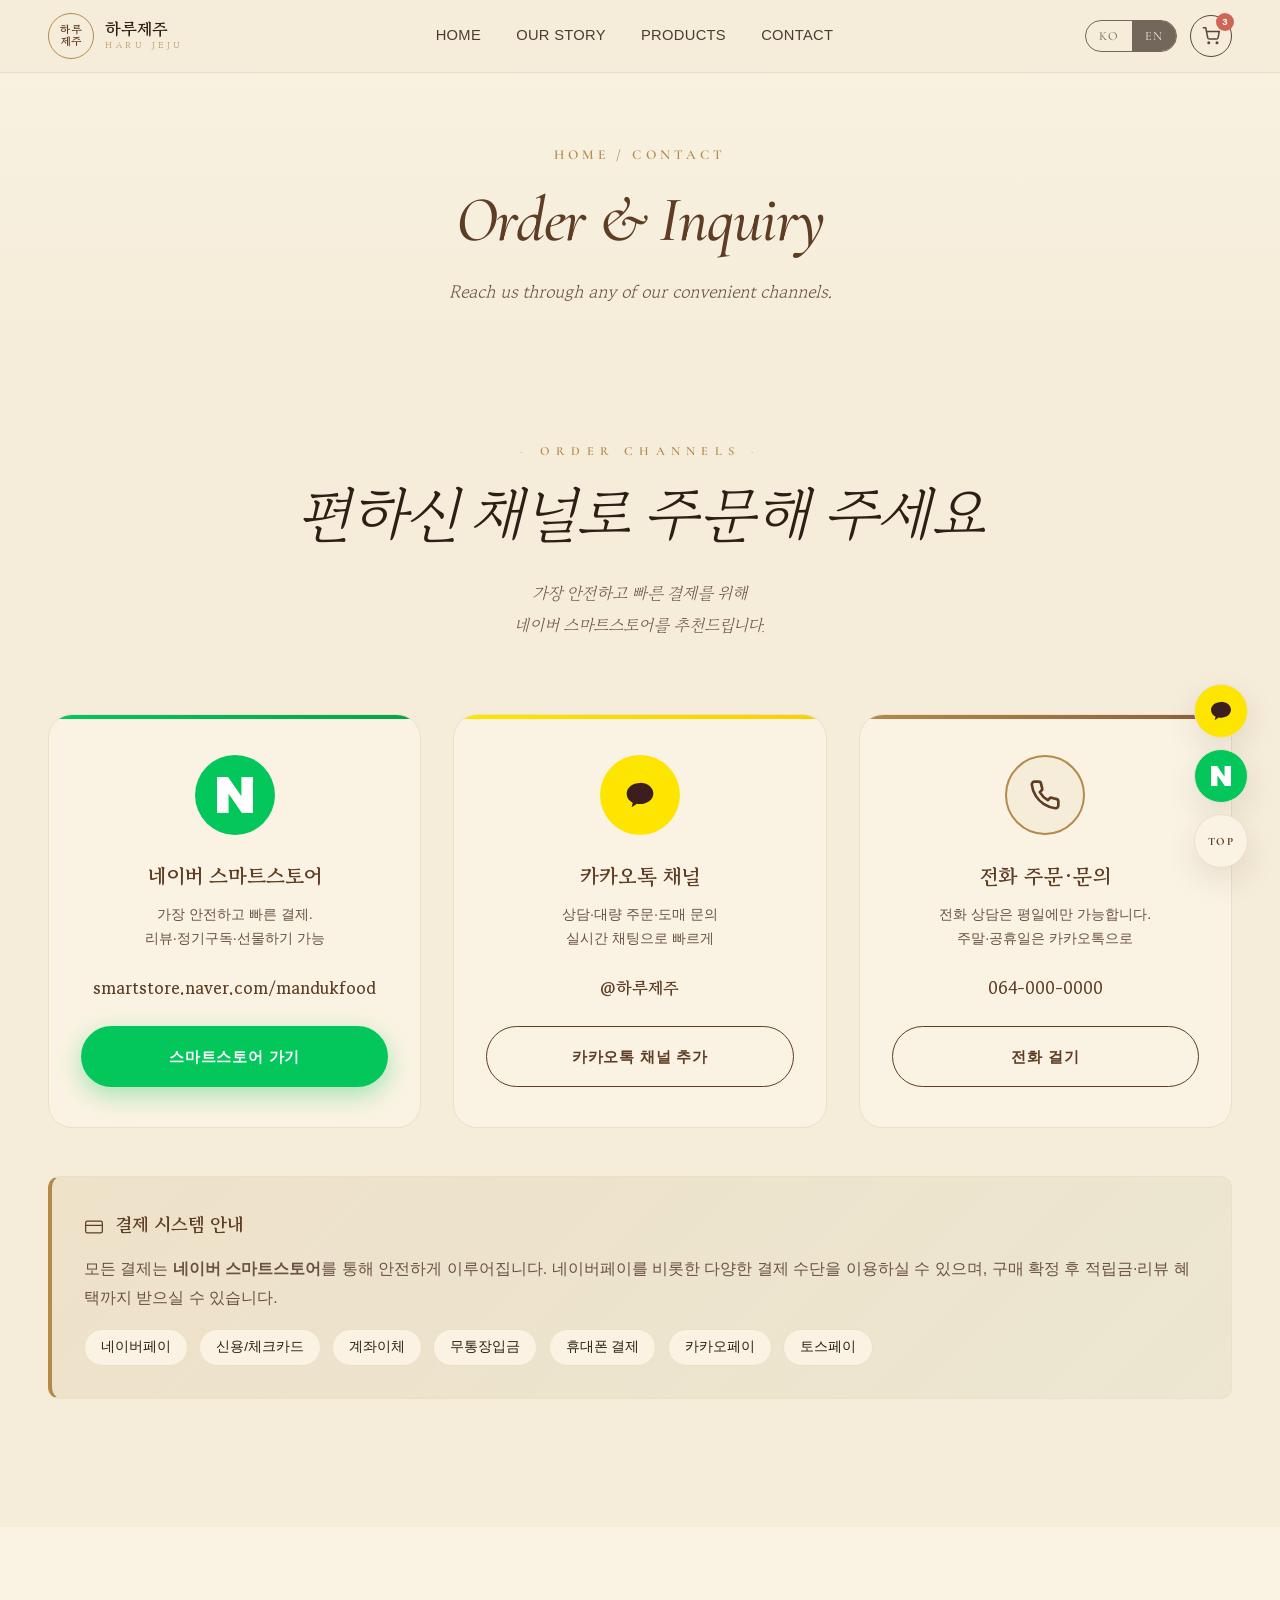
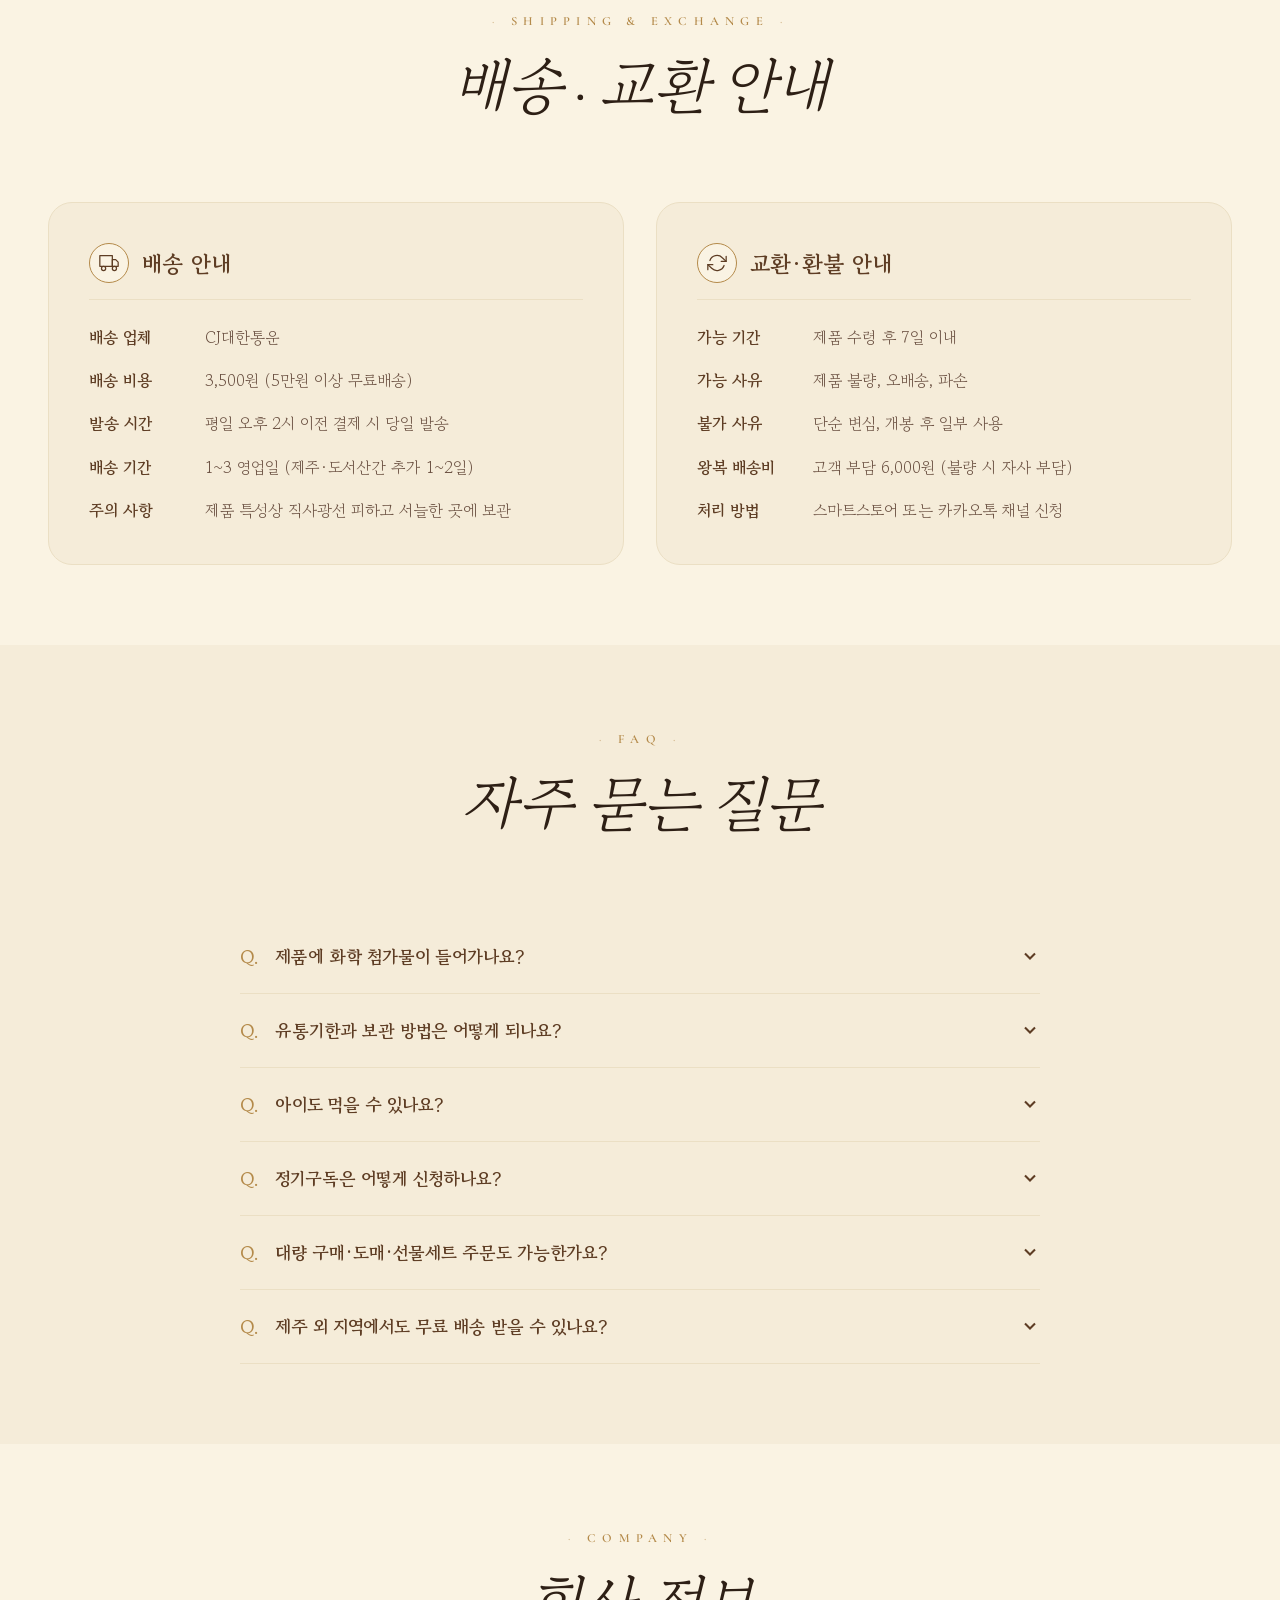
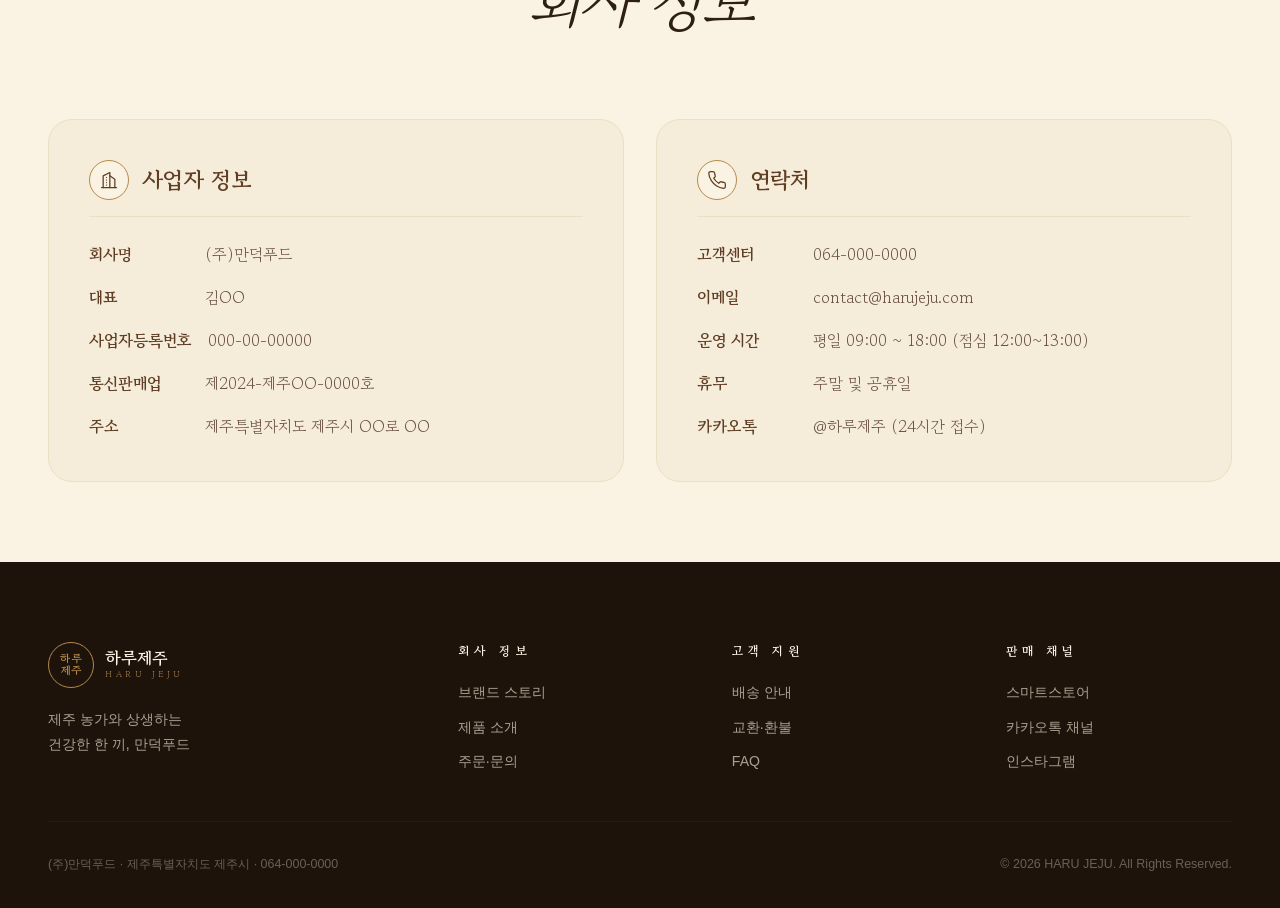
<file: pages/order.html>
<!DOCTYPE html>
<html lang="ko">
<head>
<meta charset="UTF-8">
<meta name="viewport" content="width=device-width, initial-scale=1.0">
<title>주문·문의 | 하루제주 HARU JEJU</title>
<meta name="description" content="하루제주 주문 방법, 배송 안내, 교환·환불 정책, 고객 문의 안내">
<link rel="stylesheet" href="../css/style.css">
<link rel="icon" type="image/svg+xml" href="data:image/svg+xml,%3Csvg xmlns='http://www.w3.org/2000/svg' viewBox='0 0 100 100'%3E%3Ccircle cx='50' cy='50' r='45' fill='%23f5ecd9' stroke='%23b48a4a' stroke-width='3'/%3E%3Ctext x='50' y='62' text-anchor='middle' font-size='40' font-family='serif' fill='%235e3d24' font-weight='bold'%3E하%3C/text%3E%3C/svg%3E">
<style>
  .page-hero {
    padding: 9rem 0 3rem;
    text-align: center;
    background: linear-gradient(180deg, var(--color-paper-light), var(--color-paper));
  }
  .page-hero h1 {
    font-family: var(--font-hand);
    font-size: clamp(2.8rem, 5vw, 4.2rem);
    color: var(--color-brown-dark);
    line-height: 1.2;
    margin-bottom: 1rem;
  }
  .page-hero .breadcrumb {
    color: var(--color-gold);
    font-size: 0.85rem;
    letter-spacing: 0.3em;
    text-transform: uppercase;
    margin-bottom: 1rem;
  }

  /* 주문 채널 카드 */
  .channels-section {
    padding: 5rem 0;
  }
  .channels-grid {
    display: grid;
    grid-template-columns: repeat(3, 1fr);
    gap: 2rem;
  }
  .channel-card {
    background: var(--color-paper-light);
    padding: 2.5rem 2rem;
    border-radius: var(--radius-lg);
    text-align: center;
    border: 1px solid var(--color-paper-dark);
    transition: all var(--transition);
    position: relative;
    overflow: hidden;
  }
  .channel-card::before {
    content: '';
    position: absolute;
    top: 0; left: 0; right: 0;
    height: 4px;
    background: var(--gradient, var(--color-gold));
  }
  .channel-card:hover {
    transform: translateY(-6px);
    box-shadow: var(--shadow-lg);
  }
  .channel-card.naver { --gradient: linear-gradient(to right, #03c75a, #04a548); }
  .channel-card.kakao { --gradient: linear-gradient(to right, #fee500, #f9d000); }
  .channel-card.phone { --gradient: linear-gradient(to right, #b48a4a, #8b5e3c); }

  .channel-icon {
    width: 80px; height: 80px;
    border-radius: 50%;
    display: grid; place-items: center;
    margin: 0 auto 1.5rem;
    font-size: 2rem;
  }
  .channel-card.naver .channel-icon { background: #03c75a; color: white; }
  .channel-card.kakao .channel-icon { background: #fee500; color: #3c1e1e; }
  .channel-card.phone .channel-icon { background: var(--color-paper); color: var(--color-brown-dark); border: 2px solid var(--color-gold); }

  .channel-card h3 {
    font-family: var(--font-serif);
    font-size: 1.3rem;
    color: var(--color-brown-dark);
    margin-bottom: 0.5rem;
    font-weight: 700;
  }
  .channel-card .desc {
    color: var(--color-ink-light);
    font-size: 0.9rem;
    line-height: 1.7;
    margin-bottom: 1.5rem;
    min-height: 3.4em;
  }
  .channel-card .info {
    font-family: var(--font-serif);
    color: var(--color-brown-dark);
    font-size: 1.05rem;
    font-weight: 600;
    margin-bottom: 1.5rem;
  }

  .info-section {
    padding: 5rem 0;
    background: var(--color-paper-light);
  }

  .info-grid {
    display: grid;
    grid-template-columns: repeat(2, 1fr);
    gap: 2rem;
  }

  .info-card {
    background: var(--color-paper);
    border-radius: var(--radius-lg);
    padding: 2.5rem;
    border: 1px solid var(--color-paper-dark);
  }

  .info-card h3 {
    font-family: var(--font-serif);
    font-size: 1.4rem;
    color: var(--color-brown-dark);
    margin-bottom: 1.5rem;
    padding-bottom: 1rem;
    border-bottom: 1px solid var(--color-paper-dark);
    display: flex;
    align-items: center;
    gap: 0.8rem;
  }
  .info-card h3 .ico {
    width: 40px; height: 40px;
    border-radius: 50%;
    background: var(--color-paper-light);
    display: grid; place-items: center;
    border: 1.5px solid var(--color-gold);
    font-size: 1.1rem;
  }

  .info-card ul {
    list-style: none;
    display: flex;
    flex-direction: column;
    gap: 1rem;
  }
  .info-card li {
    display: flex;
    align-items: flex-start;
    gap: 1rem;
    font-family: var(--font-serif);
    line-height: 1.7;
  }
  .info-card li strong {
    color: var(--color-brown-dark);
    flex-shrink: 0;
    min-width: 100px;
    font-weight: 700;
  }
  .info-card li span {
    color: var(--color-ink-light);
  }

  /* FAQ */
  .faq-section { padding: 5rem 0; }
  .faq-list {
    max-width: 800px;
    margin: 0 auto;
  }
  .faq-item {
    border-bottom: 1px solid var(--color-paper-dark);
  }
  .faq-question {
    padding: 1.5rem 0;
    display: flex;
    align-items: center;
    justify-content: space-between;
    cursor: pointer;
    font-family: var(--font-serif);
    font-size: 1.1rem;
    color: var(--color-brown-dark);
    font-weight: 700;
    width: 100%;
    text-align: left;
    transition: color var(--transition);
  }
  .faq-question:hover { color: var(--color-accent); }
  .faq-question .q-mark {
    color: var(--color-gold);
    margin-right: 1rem;
    font-family: var(--font-serif);
    font-weight: 800;
  }
  .faq-question .arrow {
    transition: transform 0.3s;
    flex-shrink: 0;
    margin-left: 1rem;
  }
  .faq-item.open .faq-question .arrow { transform: rotate(180deg); }

  .faq-answer {
    max-height: 0;
    overflow: hidden;
    transition: max-height 0.4s ease;
  }
  .faq-answer-inner {
    padding: 0 0 1.5rem 2.5rem;
    color: var(--color-ink-light);
    line-height: 1.9;
    font-family: var(--font-serif);
  }
  .faq-item.open .faq-answer { max-height: 300px; }

  /* 결제 안내 박스 */
  .payment-notice {
    background: linear-gradient(135deg, rgba(180, 138, 74, 0.1), rgba(107, 142, 78, 0.06));
    border: 1px solid var(--color-paper-dark);
    border-left: 4px solid var(--color-gold);
    padding: 2rem;
    border-radius: var(--radius-md);
    margin: 3rem 0;
  }
  .payment-notice h4 {
    font-family: var(--font-serif);
    color: var(--color-brown-dark);
    font-size: 1.15rem;
    margin-bottom: 1rem;
  }
  .payment-methods {
    display: flex;
    flex-wrap: wrap;
    gap: 0.7rem;
    margin-top: 1rem;
  }
  .pay-tag {
    padding: 0.4rem 1rem;
    background: var(--color-paper-light);
    border: 1px solid var(--color-paper-dark);
    border-radius: var(--radius-pill);
    font-size: 0.85rem;
    color: var(--color-ink);
  }

  @media (max-width: 768px) {
    .channels-grid,
    .info-grid {
      grid-template-columns: 1fr;
    }
  }
</style>
</head>
<body>

<!-- ===== Header ===== -->
<header class="site-header">
  <div class="container header-inner">
    <a href="../index.html" class="brand-logo">
      <span class="logo-mark">하루<br>제주</span>
      <span class="logo-text">
        <span class="ko">하루제주</span>
        <span class="en">HARU JEJU</span>
      </span>
    </a>
    <nav>
      <ul class="main-nav">
        <li><a href="../index.html" data-i18n="nav.home">홈</a></li>
        <li><a href="about.html" data-i18n="nav.about">브랜드 스토리</a></li>
        <li><a href="products.html" data-i18n="nav.products">제품</a></li>
        <li><a href="order.html" data-i18n="nav.order">주문·문의</a></li>
      </ul>
    </nav>
    <div class="header-actions">
      <div class="lang-switch" role="group" aria-label="Language switcher">
        <button class="lang-btn active" data-lang="ko">KO</button>
        <button class="lang-btn" data-lang="en">EN</button>
      </div>
      <a href="https://smartstore.naver.com/mandukfood" target="_blank" rel="noopener" class="btn-cart" aria-label="Cart">
        <svg width="18" height="18" viewBox="0 0 24 24" fill="none" stroke="currentColor" stroke-width="2"><circle cx="9" cy="21" r="1"/><circle cx="20" cy="21" r="1"/><path d="M1 1h4l2.68 13.39a2 2 0 0 0 2 1.61h9.72a2 2 0 0 0 2-1.61L23 6H6"/></svg>
        <span class="cart-count">3</span>
      </a>
    </div>
  </div>
</header>

<!-- ===== Page Hero ===== -->
<section class="page-hero">
  <div class="container">
    <div class="breadcrumb fade-in" data-i18n="orderpage.breadcrumb">HOME / ORDER & INQUIRY</div>
    <h1 class="fade-in delay-1" data-i18n="orderpage.title">주문 · 문의</h1>
    <p class="fade-in delay-2" data-i18n="orderpage.subtitle" style="font-family: var(--font-serif-ko); color:var(--ink-light); font-size:1.1rem;">
      하루제주는 여러 채널을 통해 주문과 문의를 받고 있습니다.
    </p>
  </div>
</section>

<!-- ===== 주문 채널 ===== -->
<section class="channels-section">
  <div class="container">
    <div class="section-head reveal">
      <span class="label">ORDER CHANNELS</span>
      <h2>편하신 채널로 주문해 주세요</h2>
      <p>가장 안전하고 빠른 결제를 위해<br>네이버 스마트스토어를 추천드립니다.</p>
    </div>

    <div class="channels-grid">

      <div class="channel-card naver reveal">
        <div class="channel-icon">
          <svg width="36" height="36" viewBox="0 0 24 24" fill="currentColor"><path d="M16.273 12.845L7.376 0H0v24h7.726V11.156L16.624 24H24V0h-7.727v12.845z"/></svg>
        </div>
        <h3>네이버 스마트스토어</h3>
        <p class="desc">
          가장 안전하고 빠른 결제.<br>
          리뷰·정기구독·선물하기 가능
        </p>
        <div class="info">smartstore.naver.com/mandukfood</div>
        <a href="https://smartstore.naver.com/mandukfood" target="_blank" rel="noopener" class="btn btn-naver" style="font-size:0.95rem; width:100%; justify-content:center;">
          스마트스토어 가기
        </a>
      </div>

      <div class="channel-card kakao reveal">
        <div class="channel-icon">
          <svg width="32" height="32" viewBox="0 0 24 24" fill="currentColor"><path d="M12 3C6.48 3 2 6.58 2 11c0 2.83 1.83 5.31 4.6 6.74-.13.46-.81 2.84-.85 3.06 0 0-.02.14.07.19s.2.01.2.01c.27-.04 3.13-2.04 3.62-2.39.78.12 1.59.2 2.36.2 5.52 0 10-3.58 10-8s-4.48-8-10-8z"/></svg>
        </div>
        <h3>카카오톡 채널</h3>
        <p class="desc">
          상담·대량 주문·도매 문의<br>
          실시간 채팅으로 빠르게
        </p>
        <div class="info">@하루제주</div>
        <a href="https://pf.kakao.com/" target="_blank" rel="noopener" class="btn btn-secondary" style="font-size:0.95rem; width:100%; justify-content:center;">
          카카오톡 채널 추가
        </a>
      </div>

      <div class="channel-card phone reveal">
        <div class="channel-icon">
          <svg width="32" height="32" viewBox="0 0 24 24" fill="none" stroke="currentColor" stroke-width="2" stroke-linecap="round" stroke-linejoin="round"><path d="M22 16.92v3a2 2 0 0 1-2.18 2 19.79 19.79 0 0 1-8.63-3.07 19.5 19.5 0 0 1-6-6 19.79 19.79 0 0 1-3.07-8.67A2 2 0 0 1 4.11 2h3a2 2 0 0 1 2 1.72 12.84 12.84 0 0 0 .7 2.81 2 2 0 0 1-.45 2.11L8.09 9.91a16 16 0 0 0 6 6l1.27-1.27a2 2 0 0 1 2.11-.45 12.84 12.84 0 0 0 2.81.7A2 2 0 0 1 22 16.92z"/></svg>
        </div>
        <h3>전화 주문·문의</h3>
        <p class="desc">
          전화 상담은 평일에만 가능합니다.<br>
          주말·공휴일은 카카오톡으로
        </p>
        <div class="info">064-000-0000</div>
        <a href="tel:064-000-0000" class="btn btn-secondary" style="font-size:0.95rem; width:100%; justify-content:center;">
          전화 걸기
        </a>
      </div>

    </div>

    <!-- 결제 안내 -->
    <div class="payment-notice reveal">
      <h4><svg width="20" height="20" viewBox="0 0 24 24" fill="none" stroke="currentColor" stroke-width="1.5" stroke-linecap="round" stroke-linejoin="round" style="vertical-align:middle; margin-right:0.4rem;"><rect x="2" y="5" width="20" height="14" rx="2" ry="2"/><line x1="2" y1="10" x2="22" y2="10"/></svg> 결제 시스템 안내</h4>
      <p style="color:var(--color-ink-light); margin-bottom:0.7rem; line-height:1.8;">
        모든 결제는 <strong>네이버 스마트스토어</strong>를 통해 안전하게 이루어집니다.
        네이버페이를 비롯한 다양한 결제 수단을 이용하실 수 있으며,
        구매 확정 후 적립금·리뷰 혜택까지 받으실 수 있습니다.
      </p>
      <div class="payment-methods">
        <span class="pay-tag">네이버페이</span>
        <span class="pay-tag">신용/체크카드</span>
        <span class="pay-tag">계좌이체</span>
        <span class="pay-tag">무통장입금</span>
        <span class="pay-tag">휴대폰 결제</span>
        <span class="pay-tag">카카오페이</span>
        <span class="pay-tag">토스페이</span>
      </div>
    </div>
  </div>
</section>

<!-- ===== 배송·교환 안내 ===== -->
<section class="info-section" id="shipping">
  <div class="container">
    <div class="section-head reveal">
      <span class="label">SHIPPING & EXCHANGE</span>
      <h2>배송 · 교환 안내</h2>
    </div>

    <div class="info-grid">
      <div class="info-card reveal">
        <h3><span class="ico"><svg width="20" height="20" viewBox="0 0 24 24" fill="none" stroke="currentColor" stroke-width="1.5" stroke-linecap="round" stroke-linejoin="round"><rect x="1" y="3" width="15" height="13"/><polygon points="16 8 20 8 23 11 23 16 16 16 16 8"/><circle cx="5.5" cy="18.5" r="2.5"/><circle cx="18.5" cy="18.5" r="2.5"/></svg></span>배송 안내</h3>
        <ul>
          <li><strong>배송 업체</strong><span>CJ대한통운</span></li>
          <li><strong>배송 비용</strong><span>3,500원 (5만원 이상 무료배송)</span></li>
          <li><strong>발송 시간</strong><span>평일 오후 2시 이전 결제 시 당일 발송</span></li>
          <li><strong>배송 기간</strong><span>1~3 영업일 (제주·도서산간 추가 1~2일)</span></li>
          <li><strong>주의 사항</strong><span>제품 특성상 직사광선 피하고 서늘한 곳에 보관</span></li>
        </ul>
      </div>

      <div class="info-card reveal" id="exchange">
        <h3><span class="ico"><svg width="20" height="20" viewBox="0 0 24 24" fill="none" stroke="currentColor" stroke-width="1.5" stroke-linecap="round" stroke-linejoin="round"><polyline points="23 4 23 10 17 10"/><polyline points="1 20 1 14 7 14"/><path d="M3.51 9a9 9 0 0 1 14.85-3.36L23 10M1 14l4.64 4.36A9 9 0 0 0 20.49 15"/></svg></span>교환·환불 안내</h3>
        <ul>
          <li><strong>가능 기간</strong><span>제품 수령 후 7일 이내</span></li>
          <li><strong>가능 사유</strong><span>제품 불량, 오배송, 파손</span></li>
          <li><strong>불가 사유</strong><span>단순 변심, 개봉 후 일부 사용</span></li>
          <li><strong>왕복 배송비</strong><span>고객 부담 6,000원 (불량 시 자사 부담)</span></li>
          <li><strong>처리 방법</strong><span>스마트스토어 또는 카카오톡 채널 신청</span></li>
        </ul>
      </div>
    </div>
  </div>
</section>

<!-- ===== FAQ ===== -->
<section class="faq-section" id="faq">
  <div class="container">
    <div class="section-head reveal">
      <span class="label">FAQ</span>
      <h2>자주 묻는 질문</h2>
    </div>

    <div class="faq-list">
      <div class="faq-item reveal">
        <button class="faq-question">
          <span><span class="q-mark">Q.</span>제품에 화학 첨가물이 들어가나요?</span>
          <svg class="arrow" width="20" height="20" viewBox="0 0 24 24" fill="none" stroke="currentColor" stroke-width="2.5"><polyline points="6 9 12 15 18 9"/></svg>
        </button>
        <div class="faq-answer">
          <div class="faq-answer-inner">
            아니요. 하루제주의 모든 제품은 화학 방부제, 인공 감미료, 합성 색소 등
            건강에 해로울 수 있는 그 어떤 첨가물도 사용하지 않습니다.
            오직 100% 원물 그대로의 자연을 담아 정성껏 만듭니다.
          </div>
        </div>
      </div>

      <div class="faq-item reveal">
        <button class="faq-question">
          <span><span class="q-mark">Q.</span>유통기한과 보관 방법은 어떻게 되나요?</span>
          <svg class="arrow" width="20" height="20" viewBox="0 0 24 24" fill="none" stroke="currentColor" stroke-width="2.5"><polyline points="6 9 12 15 18 9"/></svg>
        </button>
        <div class="faq-answer">
          <div class="faq-answer-inner">
            제품별로 상이하나 일반적으로 제조일로부터 12~18개월입니다.
            개봉 전에는 직사광선을 피하고 서늘한 곳에 보관해 주시고,
            개봉 후에는 냉장 보관하시며 빠른 시일 내에 드시는 것을 권장드립니다.
          </div>
        </div>
      </div>

      <div class="faq-item reveal">
        <button class="faq-question">
          <span><span class="q-mark">Q.</span>아이도 먹을 수 있나요?</span>
          <svg class="arrow" width="20" height="20" viewBox="0 0 24 24" fill="none" stroke="currentColor" stroke-width="2.5"><polyline points="6 9 12 15 18 9"/></svg>
        </button>
        <div class="faq-answer">
          <div class="faq-answer-inner">
            네, 아이들도 안심하고 드실 수 있습니다.
            특히 약백도라지배즙은 어린이용으로 출시되어 있어 더욱 안전합니다.
            다만 알레르기 체질이거나 개별 원료에 민감한 경우에는
            소량 먼저 드셔본 후 섭취하시기를 권장드립니다.
          </div>
        </div>
      </div>

      <div class="faq-item reveal">
        <button class="faq-question">
          <span><span class="q-mark">Q.</span>정기구독은 어떻게 신청하나요?</span>
          <svg class="arrow" width="20" height="20" viewBox="0 0 24 24" fill="none" stroke="currentColor" stroke-width="2.5"><polyline points="6 9 12 15 18 9"/></svg>
        </button>
        <div class="faq-answer">
          <div class="faq-answer-inner">
            네이버 스마트스토어에서 '정기구독' 옵션을 선택하시면 됩니다.
            정기구독 시 추가 할인 혜택과 자동 배송으로 편리하게 이용하실 수 있습니다.
            현재 약백도라지배즙 등 일부 제품에 정기구독 옵션이 적용되어 있습니다.
          </div>
        </div>
      </div>

      <div class="faq-item reveal">
        <button class="faq-question">
          <span><span class="q-mark">Q.</span>대량 구매·도매·선물세트 주문도 가능한가요?</span>
          <svg class="arrow" width="20" height="20" viewBox="0 0 24 24" fill="none" stroke="currentColor" stroke-width="2.5"><polyline points="6 9 12 15 18 9"/></svg>
        </button>
        <div class="faq-answer">
          <div class="faq-answer-inner">
            네, 가능합니다. 대량 주문, 도매 거래, 명절·기업 선물세트 주문은
            카카오톡 채널 또는 전화로 별도 문의 주시면 자세히 안내드리겠습니다.
            수량에 따라 추가 할인 혜택도 가능합니다.
          </div>
        </div>
      </div>

      <div class="faq-item reveal">
        <button class="faq-question">
          <span><span class="q-mark">Q.</span>제주 외 지역에서도 무료 배송 받을 수 있나요?</span>
          <svg class="arrow" width="20" height="20" viewBox="0 0 24 24" fill="none" stroke="currentColor" stroke-width="2.5"><polyline points="6 9 12 15 18 9"/></svg>
        </button>
        <div class="faq-answer">
          <div class="faq-answer-inner">
            대부분의 주력 제품은 무료배송으로 발송됩니다.
            단, 미숫가루 등 일부 저가 상품은 배송비 3,500원이 발생할 수 있으며,
            제주·도서산간 지역의 경우 추가 배송비가 발생할 수 있습니다.
          </div>
        </div>
      </div>

    </div>
  </div>
</section>

<!-- ===== 회사 정보 ===== -->
<section class="info-section">
  <div class="container">
    <div class="section-head reveal">
      <span class="label">COMPANY</span>
      <h2>회사 정보</h2>
    </div>

    <div class="info-grid">
      <div class="info-card reveal">
        <h3><span class="ico"><svg width="20" height="20" viewBox="0 0 24 24" fill="none" stroke="currentColor" stroke-width="1.5" stroke-linecap="round" stroke-linejoin="round"><path d="M3 21h18"/><path d="M5 21V7l8-4v18"/><path d="M19 21V11l-6-4"/><path d="M9 9v0M9 12v0M9 15v0M9 18v0"/></svg></span>사업자 정보</h3>
        <ul>
          <li><strong>회사명</strong><span>(주)만덕푸드</span></li>
          <li><strong>대표</strong><span>김OO</span></li>
          <li><strong>사업자등록번호</strong><span>000-00-00000</span></li>
          <li><strong>통신판매업</strong><span>제2024-제주OO-0000호</span></li>
          <li><strong>주소</strong><span>제주특별자치도 제주시 OO로 OO</span></li>
        </ul>
      </div>

      <div class="info-card reveal">
        <h3><span class="ico"><svg width="20" height="20" viewBox="0 0 24 24" fill="none" stroke="currentColor" stroke-width="1.5" stroke-linecap="round" stroke-linejoin="round"><path d="M22 16.92v3a2 2 0 0 1-2.18 2 19.79 19.79 0 0 1-8.63-3.07 19.5 19.5 0 0 1-6-6 19.79 19.79 0 0 1-3.07-8.67A2 2 0 0 1 4.11 2h3a2 2 0 0 1 2 1.72 12.84 12.84 0 0 0 .7 2.81 2 2 0 0 1-.45 2.11L8.09 9.91a16 16 0 0 0 6 6l1.27-1.27a2 2 0 0 1 2.11-.45 12.84 12.84 0 0 0 2.81.7A2 2 0 0 1 22 16.92z"/></svg></span>연락처</h3>
        <ul>
          <li><strong>고객센터</strong><span>064-000-0000</span></li>
          <li><strong>이메일</strong><span>contact@harujeju.com</span></li>
          <li><strong>운영 시간</strong><span>평일 09:00 ~ 18:00 (점심 12:00~13:00)</span></li>
          <li><strong>휴무</strong><span>주말 및 공휴일</span></li>
          <li><strong>카카오톡</strong><span>@하루제주 (24시간 접수)</span></li>
        </ul>
      </div>
    </div>
  </div>
</section>

<!-- ===== Footer ===== -->
<footer class="site-footer">
  <div class="container">
    <div class="footer-grid">
      <div class="footer-brand">
        <a href="../index.html" class="brand-logo">
          <span class="logo-mark">하루<br>제주</span>
          <span class="logo-text">
            <span class="ko">하루제주</span>
            <span class="en">HARU JEJU</span>
          </span>
        </a>
        <p>제주 농가와 상생하는<br>건강한 한 끼, 만덕푸드</p>
      </div>
      <div class="footer-col">
        <h4>회사 정보</h4>
        <ul>
          <li><a href="about.html">브랜드 스토리</a></li>
          <li><a href="products.html">제품 소개</a></li>
          <li><a href="order.html">주문·문의</a></li>
        </ul>
      </div>
      <div class="footer-col">
        <h4>고객 지원</h4>
        <ul>
          <li><a href="#shipping">배송 안내</a></li>
          <li><a href="#exchange">교환·환불</a></li>
          <li><a href="#faq">FAQ</a></li>
        </ul>
      </div>
      <div class="footer-col">
        <h4>판매 채널</h4>
        <ul>
          <li><a href="https://smartstore.naver.com/mandukfood" target="_blank" rel="noopener">스마트스토어</a></li>
          <li><a href="#">카카오톡 채널</a></li>
          <li><a href="#">인스타그램</a></li>
        </ul>
      </div>
    </div>
    <div class="footer-bottom">
      <div>(주)만덕푸드 · 제주특별자치도 제주시 · 064-000-0000</div>
      <div>© 2026 HARU JEJU. All Rights Reserved.</div>
    </div>
  </div>
</footer>

<div class="fab-group">
  <a href="https://pf.kakao.com/" target="_blank" rel="noopener" class="fab kakao">
    <svg width="24" height="24" viewBox="0 0 24 24" fill="currentColor"><path d="M12 3C6.48 3 2 6.58 2 11c0 2.83 1.83 5.31 4.6 6.74-.13.46-.81 2.84-.85 3.06 0 0-.02.14.07.19s.2.01.2.01c.27-.04 3.13-2.04 3.62-2.39.78.12 1.59.2 2.36.2 5.52 0 10-3.58 10-8s-4.48-8-10-8z"/></svg>
  </a>
  <a href="https://smartstore.naver.com/mandukfood" target="_blank" rel="noopener" class="fab naver">
    <svg width="20" height="20" viewBox="0 0 24 24" fill="currentColor"><path d="M16.273 12.845L7.376 0H0v24h7.726V11.156L16.624 24H24V0h-7.727v12.845z"/></svg>
  </a>
  <button class="fab top">TOP</button>
</div>

<script src="../js/i18n.js"></script>
<script src="../js/main.js"></script>
</body>
</html>
</file>
<file: css/style.css>
/* ============================================
   하루제주 (HARU JEJU) - Cinematic v2
   ============================================ */

@import url('https://fonts.googleapis.com/css2?family=Cormorant+Garamond:wght@300;400;500;600;700&family=Gowun+Batang:wght@400;700&family=Noto+Serif+KR:wght@300;400;500;700;900&family=Gaegu:wght@400;700&family=Pretendard:wght@300;400;500;600;700;800&display=swap');

:root {
  /* Brand Colors */
  --paper: #f5ecd9;
  --paper-light: #faf3e3;
  --paper-dark: #ebdfc4;
  --ink: #2d1f15;
  --ink-mid: #4a3528;
  --ink-light: #6b5142;
  --brown: #8b5e3c;
  --brown-dark: #5e3d24;
  --gold: #b48a4a;
  --gold-light: #d4b478;
  --jeju-green: #6b8e4e;
  --jeju-green-dark: #4a6b35;
  --stone: #6e6357;
  --accent: #c44536;
  --white: #ffffff;
  --black: #000000;

  /* Typography */
  --font-serif-ko: 'Gowun Batang', 'Noto Serif KR', serif;
  --font-serif-en: 'Cormorant Garamond', 'Gowun Batang', serif;
  --font-sans: 'Pretendard', 'Noto Sans KR', -apple-system, sans-serif;
  --font-hand: 'Gaegu', 'Nanum Pen Script', cursive;

  /* Layout */
  --container-max: 1320px;
  --container-pad: clamp(1.25rem, 4vw, 3rem);
  --section-pad: clamp(5rem, 10vw, 9rem);

  /* Effects */
  --shadow-sm: 0 2px 12px rgba(45, 31, 21, 0.06);
  --shadow-md: 0 12px 32px rgba(45, 31, 21, 0.1);
  --shadow-lg: 0 24px 60px rgba(45, 31, 21, 0.18);
  --shadow-xl: 0 40px 80px rgba(45, 31, 21, 0.25);

  --radius-sm: 6px;
  --radius-md: 12px;
  --radius-lg: 24px;
  --radius-pill: 999px;

  --ease: cubic-bezier(0.2, 0.8, 0.2, 1);
  --ease-soft: cubic-bezier(0.4, 0, 0.2, 1);

  /* Backward-compat aliases (for inline styles in sub-pages) */
  --color-paper: var(--paper);
  --color-paper-light: var(--paper-light);
  --color-paper-dark: var(--paper-dark);
  --color-ink: var(--ink);
  --color-ink-light: var(--ink-light);
  --color-brown-dark: var(--brown-dark);
  --color-gold: var(--gold);
  --color-accent: var(--accent);
  --font-serif: var(--font-serif-ko);
  --font-hand: var(--font-serif-ko);
}

* { box-sizing: border-box; margin: 0; padding: 0; }

html { scroll-behavior: smooth; font-size: 16px; }

body {
  font-family: var(--font-sans);
  color: var(--ink);
  background: var(--paper);
  line-height: 1.65;
  letter-spacing: -0.01em;
  overflow-x: hidden;
  -webkit-font-smoothing: antialiased;
}

body.lang-en {
  letter-spacing: 0;
}

img { max-width: 100%; height: auto; display: block; }
a { color: inherit; text-decoration: none; transition: color 0.3s var(--ease); }
button { font-family: inherit; cursor: pointer; border: none; background: none; }

/* ============================================
   Container
   ============================================ */
.container {
  width: 100%;
  max-width: var(--container-max);
  margin: 0 auto;
  padding: 0 var(--container-pad);
}

/* ============================================
   Header — Transparent over Hero
   ============================================ */
.site-header {
  position: fixed;
  top: 0; left: 0; right: 0;
  z-index: 100;
  padding: 1.4rem 0;
  transition: all 0.4s var(--ease-soft);
}

.site-header.transparent {
  background: linear-gradient(180deg, rgba(0,0,0,0.35), transparent);
  color: var(--white);
}

.site-header.scrolled {
  background: rgba(245, 236, 217, 0.96);
  backdrop-filter: blur(16px);
  -webkit-backdrop-filter: blur(16px);
  border-bottom: 1px solid rgba(180, 138, 74, 0.15);
  padding: 0.8rem 0;
  color: var(--ink);
}

.header-inner {
  display: flex;
  align-items: center;
  justify-content: space-between;
  gap: 2rem;
}

.brand-logo {
  display: flex;
  align-items: center;
  gap: 0.7rem;
  font-family: var(--font-serif-ko);
  font-weight: 800;
}

.brand-logo .logo-mark {
  width: 46px; height: 46px;
  border-radius: 50%;
  background: rgba(245, 236, 217, 0.95);
  border: 1.5px solid var(--gold);
  display: grid; place-items: center;
  font-size: 0.7rem;
  line-height: 1.05;
  text-align: center;
  color: var(--brown-dark);
  font-weight: 800;
  letter-spacing: 0;
}

.transparent .brand-logo .logo-mark {
  background: rgba(255, 255, 255, 0.15);
  border-color: rgba(255, 255, 255, 0.6);
  color: var(--white);
  backdrop-filter: blur(8px);
}

.brand-logo .logo-text {
  display: flex;
  flex-direction: column;
  line-height: 1.05;
  font-size: 1.1rem;
}
.brand-logo .logo-text .ko { font-size: 1.05rem; }
.brand-logo .logo-text .en {
  font-size: 0.55rem;
  letter-spacing: 0.4em;
  font-weight: 500;
  color: var(--gold);
  margin-top: 2px;
}

.transparent .brand-logo .logo-text .en { color: rgba(255, 255, 255, 0.8); }

/* Navigation */
.main-nav {
  display: flex;
  gap: 2.2rem;
  list-style: none;
  font-size: 0.92rem;
  font-weight: 500;
  letter-spacing: 0.02em;
}

.main-nav a {
  position: relative;
  padding: 0.4rem 0;
  opacity: 0.85;
  transition: opacity 0.3s var(--ease);
}
.main-nav a:hover { opacity: 1; }
.main-nav a::after {
  content: '';
  position: absolute;
  left: 50%; bottom: -2px;
  width: 0; height: 1.5px;
  background: currentColor;
  transform: translateX(-50%);
  transition: width 0.3s var(--ease);
}
.main-nav a:hover::after { width: 100%; }

/* Header actions — language switch + cart */
.header-actions {
  display: flex;
  gap: 0.4rem;
  align-items: center;
}

.lang-switch {
  display: flex;
  align-items: center;
  border: 1px solid currentColor;
  border-radius: var(--radius-pill);
  overflow: hidden;
  opacity: 0.65;
  transition: opacity 0.3s var(--ease);
  font-family: var(--font-serif-en);
  font-size: 0.78rem;
  font-weight: 600;
  letter-spacing: 0.1em;
}
.lang-switch:hover { opacity: 1; }

.lang-btn {
  padding: 0.45rem 0.8rem;
  color: currentColor;
  transition: all 0.3s var(--ease);
  font-family: inherit;
  font-size: inherit;
  letter-spacing: inherit;
}
.lang-btn.active {
  background: currentColor;
  color: var(--paper);
}
.transparent .lang-btn.active { color: var(--ink); background: var(--white); }
.scrolled .lang-btn.active { color: var(--paper); background: var(--ink); }

.btn-cart {
  width: 42px; height: 42px;
  display: grid; place-items: center;
  border-radius: 50%;
  border: 1px solid currentColor;
  position: relative;
  opacity: 0.8;
  transition: all 0.3s var(--ease);
  margin-left: 0.4rem;
}
.btn-cart:hover { opacity: 1; transform: scale(1.05); }

.btn-cart .cart-count {
  position: absolute;
  top: -3px; right: -3px;
  background: var(--accent);
  color: white;
  font-size: 0.6rem;
  width: 18px; height: 18px;
  border-radius: 50%;
  display: grid; place-items: center;
  font-weight: 700;
}

.menu-toggle {
  display: none;
  width: 42px; height: 42px;
  border-radius: 50%;
  border: 1px solid currentColor;
  color: currentColor;
}

/* ============================================
   HERO — Cinematic Full-Screen
   ============================================ */
.hero {
  position: relative;
  min-height: 100vh;
  display: flex;
  align-items: center;
  justify-content: center;
  text-align: center;
  color: var(--white);
  overflow: hidden;
  isolation: isolate;
}

/* Hero Background — uses photo if available, otherwise rich gradient fallback
   Stacking order (bottom → top): solid color → fallback gradients → photo */
.hero-bg {
  position: absolute;
  inset: 0;
  z-index: -2;
  background-image:
    /* TOP: actual photo (renders on top if it loads) */
    url('../images/메인2.jpg'),
    url('../메인2.jpg'),
    /* FALLBACK: multi-layer Jeju sunset gradient (visible only if photo fails) */
    linear-gradient(180deg,
      #f5d09a 0%,
      #e8a878 18%,
      #d4815a 32%,
      transparent 55%),
    linear-gradient(180deg,
      transparent 50%,
      rgba(58, 90, 110, 0.5) 58%,
      rgba(40, 70, 88, 0.7) 65%,
      transparent 78%),
    radial-gradient(ellipse 80% 60% at 30% 100%,
      #4a6b35 0%,
      #6b8e4e 30%,
      transparent 65%),
    radial-gradient(ellipse 70% 50% at 75% 95%,
      #5a7d3e 0%,
      #7ba055 30%,
      transparent 60%),
    linear-gradient(135deg, #3d5a3a 0%, #6b8e4e 40%, #b48a4a 75%, #d4a76a 100%);
  background-size: cover;
  background-position: center;
  background-repeat: no-repeat;
  background-color: #5a7d3e;
  /* Slow zoom animation */
  animation: heroZoom 20s var(--ease-soft) infinite alternate;
}

@keyframes heroZoom {
  0% { transform: scale(1); }
  100% { transform: scale(1.08); }
}

/* Subtle overlay — keeps text readable but lets beautiful background shine */
.hero-overlay {
  position: absolute;
  inset: 0;
  z-index: -1;
  background:
    radial-gradient(ellipse at center,
      rgba(0,0,0,0.15) 0%,
      rgba(0,0,0,0.35) 70%,
      rgba(0,0,0,0.45) 100%),
    linear-gradient(180deg, rgba(0,0,0,0.1) 0%, transparent 30%, rgba(0,0,0,0.3) 100%);
}

/* Subtle grain texture */
.hero-overlay::after {
  content: '';
  position: absolute;
  inset: 0;
  opacity: 0.15;
  mix-blend-mode: overlay;
  background-image: url("data:image/svg+xml,%3Csvg viewBox='0 0 200 200' xmlns='http://www.w3.org/2000/svg'%3E%3Cfilter id='n'%3E%3CfeTurbulence type='fractalNoise' baseFrequency='0.85' numOctaves='2' stitchTiles='stitch'/%3E%3C/filter%3E%3Crect width='100%25' height='100%25' filter='url(%23n)'/%3E%3C/svg%3E");
}

.hero-content {
  position: relative;
  z-index: 1;
  max-width: 920px;
  padding: 8rem var(--container-pad) 6rem;
}

.hero-eyebrow {
  display: inline-flex;
  align-items: center;
  gap: 1rem;
  font-family: var(--font-serif-en);
  font-size: 0.78rem;
  letter-spacing: 0.5em;
  font-weight: 500;
  text-transform: uppercase;
  margin-bottom: 2rem;
  opacity: 0.85;
}
.hero-eyebrow::before,
.hero-eyebrow::after {
  content: '';
  width: 40px; height: 1px;
  background: rgba(255, 255, 255, 0.7);
}

.hero-title {
  font-family: var(--font-serif-ko);
  font-weight: 300;
  font-size: clamp(2rem, 5.5vw, 4.5rem);
  line-height: 1.25;
  letter-spacing: -0.02em;
  margin-bottom: 2rem;
  text-shadow: 0 2px 20px rgba(0, 0, 0, 0.3);
  /* 한글 어절 단위 줄바꿈 */
  word-break: keep-all;
  overflow-wrap: break-word;
}

body.lang-en .hero-title {
  font-family: var(--font-serif-en);
  font-weight: 400;
  font-size: clamp(2.8rem, 8vw, 6.8rem);
  letter-spacing: -0.01em;
  line-height: 1.05;
}

.hero-title .line {
  display: block;
}
.hero-title .em {
  font-weight: 700;
  font-style: italic;
}

.hero-subtitle {
  font-family: var(--font-serif-ko);
  font-size: clamp(1rem, 1.4vw, 1.2rem);
  line-height: 1.9;
  font-weight: 300;
  opacity: 0.95;
  max-width: 28em;
  margin: 0 auto 3rem;
  text-shadow: 0 2px 12px rgba(0, 0, 0, 0.3);
}

body.lang-en .hero-subtitle {
  font-family: var(--font-serif-en);
  font-size: clamp(1.05rem, 1.4vw, 1.25rem);
  font-style: italic;
  font-weight: 400;
}

.hero-cta {
  display: flex;
  gap: 1rem;
  justify-content: center;
  flex-wrap: wrap;
}

/* Buttons */
.btn {
  display: inline-flex;
  align-items: center;
  gap: 0.7rem;
  padding: 1.05rem 2.4rem;
  border-radius: var(--radius-pill);
  font-weight: 600;
  font-size: 0.95rem;
  letter-spacing: 0.05em;
  transition: all 0.4s var(--ease);
  border: 1.5px solid transparent;
  white-space: nowrap;
  cursor: pointer;
  font-family: inherit;
}

.btn-primary {
  background: var(--white);
  color: var(--ink);
  box-shadow: 0 8px 24px rgba(0, 0, 0, 0.18);
}
.btn-primary:hover {
  background: var(--paper-light);
  transform: translateY(-2px);
  box-shadow: 0 16px 40px rgba(0, 0, 0, 0.22);
}

.btn-outline {
  background: rgba(255, 255, 255, 0.08);
  color: var(--white);
  border-color: rgba(255, 255, 255, 0.5);
  backdrop-filter: blur(8px);
}
.btn-outline:hover {
  background: rgba(255, 255, 255, 0.15);
  border-color: var(--white);
}

.btn-dark {
  background: var(--brown-dark);
  color: var(--paper-light);
  box-shadow: var(--shadow-md);
}
.btn-dark:hover {
  background: var(--ink);
  transform: translateY(-2px);
  box-shadow: var(--shadow-lg);
}

.btn-secondary {
  background: transparent;
  color: var(--brown-dark);
  border-color: var(--brown-dark);
}
.btn-secondary:hover {
  background: var(--brown-dark);
  color: var(--paper-light);
}

.btn-naver {
  background: #03c75a;
  color: white;
  box-shadow: 0 8px 24px rgba(3, 199, 90, 0.35);
}
.btn-naver:hover {
  background: #02b250;
  transform: translateY(-2px);
}

/* Hero scroll indicator */
.hero-scroll {
  position: absolute;
  bottom: 2.5rem;
  left: 50%;
  transform: translateX(-50%);
  display: flex;
  flex-direction: column;
  align-items: center;
  gap: 0.7rem;
  font-family: var(--font-serif-en);
  font-size: 0.7rem;
  letter-spacing: 0.4em;
  opacity: 0.7;
  z-index: 1;
}
.hero-scroll::after {
  content: '';
  width: 1px;
  height: 50px;
  background: linear-gradient(to bottom, currentColor, transparent);
  animation: scrollLine 2s infinite;
}
@keyframes scrollLine {
  0% { transform: scaleY(0); transform-origin: top; }
  50% { transform: scaleY(1); transform-origin: top; }
  50.01% { transform-origin: bottom; }
  100% { transform: scaleY(0); transform-origin: bottom; }
}

/* ============================================
   Section Headers
   ============================================ */
section { position: relative; }

.section-head {
  text-align: center;
  margin-bottom: 4.5rem;
}

.section-head .label {
  display: inline-block;
  font-family: var(--font-serif-en);
  color: var(--gold);
  font-size: 0.78rem;
  letter-spacing: 0.5em;
  text-transform: uppercase;
  margin-bottom: 1.2rem;
  font-weight: 600;
}
.section-head .label::before,
.section-head .label::after {
  content: '·';
  color: var(--gold);
  margin: 0 0.7rem;
  opacity: 0.5;
}

.section-head h2 {
  font-family: var(--font-serif-ko);
  font-size: clamp(2rem, 4.5vw, 3.4rem);
  line-height: 1.3;
  letter-spacing: -0.02em;
  color: var(--ink);
  margin-bottom: 1.2rem;
  font-weight: 400;
}
body.lang-en .section-head h2 {
  font-family: var(--font-serif-en);
  font-weight: 500;
  font-style: italic;
  font-size: clamp(2.2rem, 5vw, 3.8rem);
}

.section-head p {
  font-family: var(--font-serif-ko);
  font-size: 1.05rem;
  color: var(--ink-light);
  max-width: 38em;
  margin: 0 auto;
  line-height: 1.9;
  font-weight: 300;
}
body.lang-en .section-head p {
  font-family: var(--font-serif-en);
  font-style: italic;
}

/* ============================================
   Brand Story Section
   ============================================ */
.section-story {
  padding: var(--section-pad) 0;
  background: var(--paper);
  position: relative;
}

.section-story::before {
  content: '';
  position: absolute;
  top: 0; left: 0; right: 0;
  height: 80px;
  background: linear-gradient(to bottom, rgba(0,0,0,0.05), transparent);
  pointer-events: none;
}

.story-grid {
  display: grid;
  grid-template-columns: 1fr 1.15fr;
  gap: 5rem;
  align-items: center;
}

.story-image {
  aspect-ratio: 4/3;
  border-radius: var(--radius-lg);
  background-size: cover;
  background-position: center 35%;
  background-image: url('../images/메인1.jpg'), url('../메인1.jpg');
  background-color: var(--jeju-green-dark);
  box-shadow: var(--shadow-lg);
  position: relative;
  overflow: hidden;
}
.story-image::before {
  content: '';
  position: absolute;
  inset: 0;
  background:
    linear-gradient(180deg, transparent 60%, rgba(45, 31, 21, 0.4)),
    linear-gradient(135deg, rgba(107, 142, 78, 0.2), rgba(180, 138, 74, 0.2));
  mix-blend-mode: multiply;
}
.story-image::after {
  content: '';
  position: absolute;
  top: -25px; left: -25px;
  width: 50%; height: 50%;
  border: 1.5px solid var(--gold);
  border-right: 0; border-bottom: 0;
  opacity: 0.6;
}

.story-text .label-wrap {
  margin-bottom: 1.5rem;
}
.story-text .label {
  display: inline-block;
  font-family: var(--font-serif-en);
  color: var(--gold);
  font-size: 0.78rem;
  letter-spacing: 0.5em;
  text-transform: uppercase;
  font-weight: 600;
}

.story-text h2 {
  font-family: var(--font-serif-ko);
  font-size: clamp(2rem, 4vw, 3rem);
  line-height: 1.35;
  letter-spacing: -0.02em;
  color: var(--ink);
  margin-bottom: 2rem;
  font-weight: 400;
}
body.lang-en .story-text h2 {
  font-family: var(--font-serif-en);
  font-weight: 500;
  font-style: italic;
}
.story-text h2 .em { color: var(--accent); }

.story-text p {
  font-family: var(--font-serif-ko);
  font-size: 1.05rem;
  line-height: 2;
  color: var(--ink-light);
  margin-bottom: 1.5rem;
  font-weight: 300;
}
body.lang-en .story-text p {
  font-family: var(--font-serif-en);
}

.story-values {
  display: grid;
  grid-template-columns: repeat(3, 1fr);
  gap: 1.5rem;
  margin-top: 3rem;
  padding-top: 3rem;
  border-top: 1px solid var(--paper-dark);
}

.value-item { text-align: center; }
.value-item .icon {
  width: 56px; height: 56px;
  margin: 0 auto 1rem;
  border-radius: 50%;
  background: var(--paper-light);
  display: grid; place-items: center;
  border: 1px solid var(--gold-light);
  color: var(--brown-dark);
}
.value-item .icon svg { display: block; }
.value-item h4 {
  font-family: var(--font-serif-ko);
  font-size: 0.95rem;
  font-weight: 700;
  color: var(--brown-dark);
  margin-bottom: 0.4rem;
}
body.lang-en .value-item h4 { font-family: var(--font-serif-en); font-weight: 600; }
.value-item p {
  font-size: 0.85rem;
  color: var(--ink-light);
  margin: 0;
  line-height: 1.6;
}

/* ============================================
   Products Section
   ============================================ */
.section-products {
  padding: var(--section-pad) 0;
  background: linear-gradient(180deg, var(--paper) 0%, var(--paper-light) 100%);
}

.product-tabs {
  display: flex;
  flex-wrap: wrap;
  justify-content: center;
  gap: 0.4rem;
  margin-bottom: 3.5rem;
}

.tab-btn {
  padding: 0.7rem 1.5rem;
  border-radius: var(--radius-pill);
  font-size: 0.92rem;
  font-weight: 500;
  letter-spacing: 0.05em;
  color: var(--ink-light);
  border: 1px solid transparent;
  background: transparent;
  transition: all 0.3s var(--ease);
}
.tab-btn:hover { color: var(--brown-dark); background: rgba(180, 138, 74, 0.08); }
.tab-btn.active {
  background: var(--ink);
  color: var(--paper-light);
  border-color: var(--ink);
}

.product-grid {
  display: grid;
  grid-template-columns: repeat(auto-fill, minmax(220px, 1fr));
  gap: 1.25rem;
}

.product-card {
  background: var(--paper-light);
  border-radius: var(--radius-sm);
  overflow: hidden;
  border: 1px solid transparent;
  transition: all 0.35s var(--ease);
  cursor: pointer;
  position: relative;
}
.product-card:hover {
  transform: translateY(-4px);
  box-shadow: var(--shadow-md);
  border-color: var(--gold-light);
}

.product-card .card-image {
  aspect-ratio: 1;
  background-size: cover;
  background-position: center;
  background-color: var(--paper-dark);
  position: relative;
  overflow: hidden;
  transition: transform 0.5s var(--ease);
}
.product-card:hover .card-image {
  transform: scale(1.03);
}
.product-card .card-image::before {
  content: '';
  position: absolute; inset: 0;
  background: linear-gradient(to bottom, transparent 65%, rgba(45, 31, 21, 0.08));
}

.product-badge {
  position: absolute;
  top: 0.7rem; left: 0.7rem;
  background: var(--accent);
  color: white;
  padding: 0.22rem 0.6rem;
  border-radius: var(--radius-pill);
  font-size: 0.62rem;
  font-weight: 700;
  letter-spacing: 0.08em;
  z-index: 2;
}
.product-badge.organic { background: var(--jeju-green); }
.product-badge.best { background: var(--brown-dark); }

.product-info { padding: 1rem 1rem 1.15rem; }

.product-category {
  font-family: var(--font-serif-en);
  font-size: 0.62rem;
  color: var(--gold);
  letter-spacing: 0.18em;
  text-transform: uppercase;
  margin-bottom: 0.4rem;
  font-weight: 600;
}

.product-name {
  font-family: var(--font-sans);
  font-size: 0.88rem;
  font-weight: 600;
  color: var(--ink);
  margin-bottom: 0.45rem;
  line-height: 1.45;
  min-height: 2.55em;
  display: -webkit-box;
  -webkit-line-clamp: 2;
  -webkit-box-orient: vertical;
  overflow: hidden;
  letter-spacing: -0.012em;
}
body.lang-en .product-name { font-family: var(--font-serif-en); font-weight: 500; font-size: 0.95rem; }

.product-meta {
  display: flex;
  align-items: center;
  gap: 0.35rem;
  font-size: 0.7rem;
  color: var(--ink-light);
  margin-bottom: 0.65rem;
}
.product-meta .star { color: #f59e0b; }

.product-price {
  display: flex;
  align-items: baseline;
  gap: 0.4rem;
  flex-wrap: wrap;
}
.product-price .discount {
  color: var(--accent);
  font-weight: 800;
  font-size: 0.78rem;
}
.product-price .original {
  color: var(--ink-light);
  text-decoration: line-through;
  font-size: 0.72rem;
  opacity: 0.65;
}
.product-price .current {
  font-family: var(--font-serif-en);
  font-size: 1.1rem;
  font-weight: 700;
  color: var(--ink);
  margin-left: auto;
  letter-spacing: -0.01em;
}

/* ============================================
   Process Section
   ============================================ */
.section-process {
  padding: var(--section-pad) 0;
  background: var(--paper-light);
}

.process-grid {
  display: grid;
  grid-template-columns: repeat(4, 1fr);
  gap: 2rem;
  margin-top: 3rem;
}

.process-step {
  text-align: center;
  position: relative;
  padding: 0 0.5rem;
}

.process-step .num {
  font-family: var(--font-serif-en);
  font-size: 4rem;
  font-weight: 300;
  color: var(--paper-dark);
  line-height: 1;
  margin-bottom: 1.2rem;
  letter-spacing: -0.04em;
}

.process-step .icon-circle {
  width: 80px; height: 80px;
  margin: 0 auto 1.5rem;
  border-radius: 50%;
  background: var(--paper);
  border: 1.5px solid var(--gold-light);
  display: grid; place-items: center;
  color: var(--brown-dark);
  transition: all 0.4s var(--ease);
}
.process-step .icon-circle svg { display: block; }
.process-step:hover .icon-circle {
  border-color: var(--gold);
  transform: rotate(-5deg) scale(1.05);
}

.process-step h3 {
  font-family: var(--font-serif-ko);
  font-size: 1.1rem;
  font-weight: 700;
  color: var(--brown-dark);
  margin-bottom: 0.7rem;
  letter-spacing: -0.01em;
}
body.lang-en .process-step h3 { font-family: var(--font-serif-en); font-weight: 600; }

.process-step p {
  font-size: 0.9rem;
  color: var(--ink-light);
  line-height: 1.8;
  font-weight: 300;
}

.process-step:not(:last-child)::after {
  content: '→';
  position: absolute;
  top: 5rem; right: -1rem;
  color: var(--gold);
  font-size: 1.3rem;
  opacity: 0.5;
}

/* ============================================
   CTA Section
   ============================================ */
.section-cta {
  padding: var(--section-pad) 0;
  background:
    linear-gradient(135deg, rgba(45, 31, 21, 0.85) 0%, rgba(94, 61, 36, 0.9) 100%),
    url('../images/메인2.jpg'),
    url('../메인2.jpg');
  background-size: cover;
  background-position: center;
  background-attachment: fixed;
  background-color: #2d1f15;
  color: var(--paper-light);
  text-align: center;
  position: relative;
}

@supports not (background-attachment: fixed) {
  .section-cta { background-attachment: scroll; }
}

.cta-content { position: relative; z-index: 2; }
.cta-content .label {
  display: inline-block;
  font-family: var(--font-serif-en);
  color: var(--gold-light);
  font-size: 0.78rem;
  letter-spacing: 0.5em;
  text-transform: uppercase;
  margin-bottom: 1.5rem;
  font-weight: 600;
}
.cta-content h2 {
  font-family: var(--font-serif-ko);
  font-size: clamp(2.2rem, 4.5vw, 3.6rem);
  line-height: 1.3;
  margin-bottom: 1.5rem;
  font-weight: 400;
  letter-spacing: -0.02em;
}
body.lang-en .cta-content h2 {
  font-family: var(--font-serif-en);
  font-weight: 500;
  font-style: italic;
}
.cta-content p {
  font-family: var(--font-serif-ko);
  font-size: 1.1rem;
  margin-bottom: 2.5rem;
  opacity: 0.9;
  max-width: 36em;
  margin-left: auto;
  margin-right: auto;
  line-height: 1.9;
  font-weight: 300;
}
body.lang-en .cta-content p { font-family: var(--font-serif-en); font-style: italic; }

/* ============================================
   Footer
   ============================================ */
.site-footer {
  padding: 5rem 0 2rem;
  background: #1d130b;
  color: rgba(245, 236, 217, 0.65);
  font-size: 0.88rem;
  font-weight: 300;
}

.footer-grid {
  display: grid;
  grid-template-columns: 1.6fr 1fr 1fr 1fr;
  gap: 3rem;
  margin-bottom: 3rem;
}

.footer-brand .brand-logo {
  color: var(--paper-light);
  margin-bottom: 1.2rem;
}
.footer-brand .brand-logo .logo-mark {
  background: transparent;
  color: var(--gold);
  border-color: var(--gold);
}
.footer-brand p {
  line-height: 1.8;
  margin-bottom: 0.8rem;
}
.footer-brand .tagline {
  font-family: var(--font-serif-en);
  font-style: italic;
  font-size: 0.85rem;
  opacity: 0.5;
}

.footer-col h4 {
  font-family: var(--font-serif-en);
  color: var(--paper-light);
  font-size: 0.78rem;
  letter-spacing: 0.4em;
  margin-bottom: 1.2rem;
  font-weight: 600;
  text-transform: uppercase;
}

.footer-col ul {
  list-style: none;
  display: flex;
  flex-direction: column;
  gap: 0.7rem;
}
.footer-col a:hover { color: var(--gold-light); }

.footer-bottom {
  border-top: 1px solid rgba(245, 236, 217, 0.08);
  padding-top: 2rem;
  display: flex;
  justify-content: space-between;
  flex-wrap: wrap;
  gap: 1rem;
  font-size: 0.78rem;
  opacity: 0.55;
  line-height: 1.7;
}

/* ============================================
   Floating Action Buttons
   ============================================ */
.fab-group {
  position: fixed;
  bottom: 2rem; right: 2rem;
  display: flex;
  flex-direction: column;
  gap: 0.7rem;
  z-index: 50;
}

.fab {
  width: 54px; height: 54px;
  border-radius: 50%;
  display: grid; place-items: center;
  font-size: 1.3rem;
  box-shadow: var(--shadow-md);
  transition: all 0.3s var(--ease);
  background: var(--paper-light);
  color: var(--brown-dark);
  border: 1px solid var(--paper-dark);
}
.fab:hover { transform: scale(1.08); box-shadow: var(--shadow-lg); }
.fab.kakao { background: #fee500; color: #3c1e1e; }
.fab.naver { background: #03c75a; color: white; }
.fab.top { font-family: var(--font-serif-en); font-size: 0.7rem; font-weight: 700; letter-spacing: 0.1em; }

/* ============================================
   Page Hero (sub-pages)
   ============================================ */
.page-hero {
  padding: 9rem 0 4rem;
  text-align: center;
  background:
    linear-gradient(180deg, var(--paper-light) 0%, var(--paper) 100%);
  position: relative;
}

.page-hero h1 {
  font-family: var(--font-serif-ko);
  font-size: clamp(2.5rem, 5vw, 4.2rem);
  color: var(--ink);
  line-height: 1.25;
  margin-bottom: 1.2rem;
  font-weight: 400;
  letter-spacing: -0.02em;
}
body.lang-en .page-hero h1 {
  font-family: var(--font-serif-en);
  font-weight: 500;
  font-style: italic;
}

.page-hero .breadcrumb {
  font-family: var(--font-serif-en);
  color: var(--gold);
  font-size: 0.78rem;
  letter-spacing: 0.4em;
  text-transform: uppercase;
  margin-bottom: 1.2rem;
  font-weight: 600;
}

.page-hero p {
  font-family: var(--font-serif-ko);
  font-size: 1.1rem;
  color: var(--ink-light);
  max-width: 32em;
  margin: 0 auto;
  line-height: 1.9;
  font-weight: 300;
}
body.lang-en .page-hero p { font-family: var(--font-serif-en); font-style: italic; }

/* ============================================
   Animations
   ============================================ */
@keyframes fadeUp {
  from { opacity: 0; transform: translateY(40px); }
  to { opacity: 1; transform: translateY(0); }
}

.fade-in { opacity: 0; animation: fadeUp 1s var(--ease-soft) forwards; }
.fade-in.delay-1 { animation-delay: 0.2s; }
.fade-in.delay-2 { animation-delay: 0.4s; }
.fade-in.delay-3 { animation-delay: 0.6s; }
.fade-in.delay-4 { animation-delay: 0.8s; }

.reveal {
  opacity: 0;
  transform: translateY(40px);
  transition: opacity 1s var(--ease-soft), transform 1s var(--ease-soft);
}
.reveal.in-view { opacity: 1; transform: translateY(0); }

/* ============================================
   Responsive
   ============================================ */
@media (max-width: 980px) {
  .story-grid,
  .footer-grid { grid-template-columns: 1fr; gap: 3rem; }
  .process-grid { grid-template-columns: repeat(2, 1fr); }
  .process-step:not(:last-child)::after { display: none; }
  .main-nav { display: none; }
  .menu-toggle { display: grid; }
  .footer-grid { grid-template-columns: 1fr 1fr; gap: 2rem; }
  .hero { min-height: 90vh; }
  .hero-content { padding: 6rem var(--container-pad) 5rem; }
  .lang-switch { font-size: 0.72rem; }
}

@media (max-width: 600px) {
  .hero-eyebrow { font-size: 0.65rem; letter-spacing: 0.4em; }
  .hero-eyebrow::before, .hero-eyebrow::after { width: 25px; }
  .hero-cta { flex-direction: column; width: 100%; max-width: 280px; margin: 0 auto; }
  .hero-cta .btn { width: 100%; justify-content: center; }
  .product-grid { grid-template-columns: 1fr 1fr; gap: 0.85rem; }
  .product-info { padding: 0.8rem; }
  .product-name { font-size: 0.82rem; min-height: 2.4em; }
  .product-price .current { font-size: 0.95rem; }
  .footer-grid { grid-template-columns: 1fr; }
  .story-values { grid-template-columns: 1fr; }
  .fab-group { bottom: 1rem; right: 1rem; }
  .fab { width: 46px; height: 46px; font-size: 1.1rem; }
  .process-grid { grid-template-columns: 1fr; }
  .lang-switch { font-size: 0.65rem; opacity: 0.85; }
  .lang-switch .lang-btn { padding: 0.3rem 0.55rem; }
  .footer-bottom { flex-direction: column; }
}
</file>
